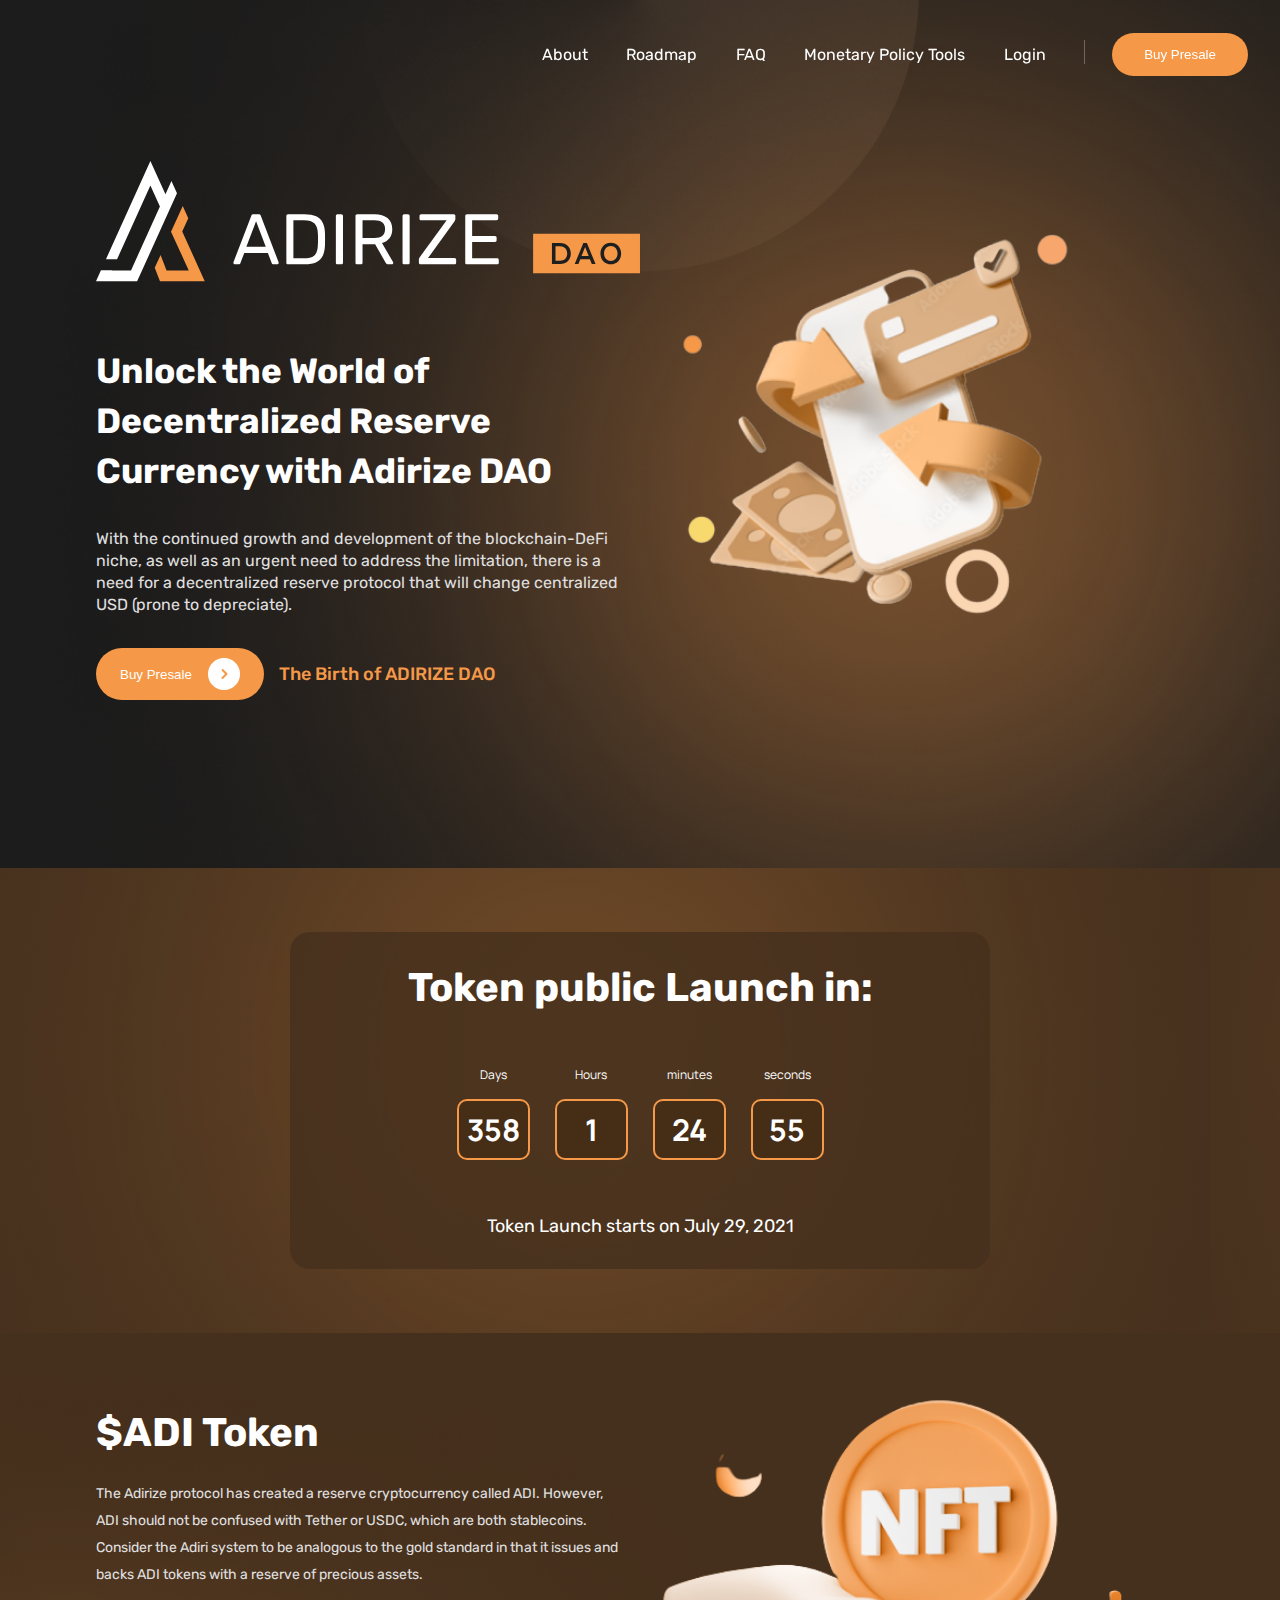
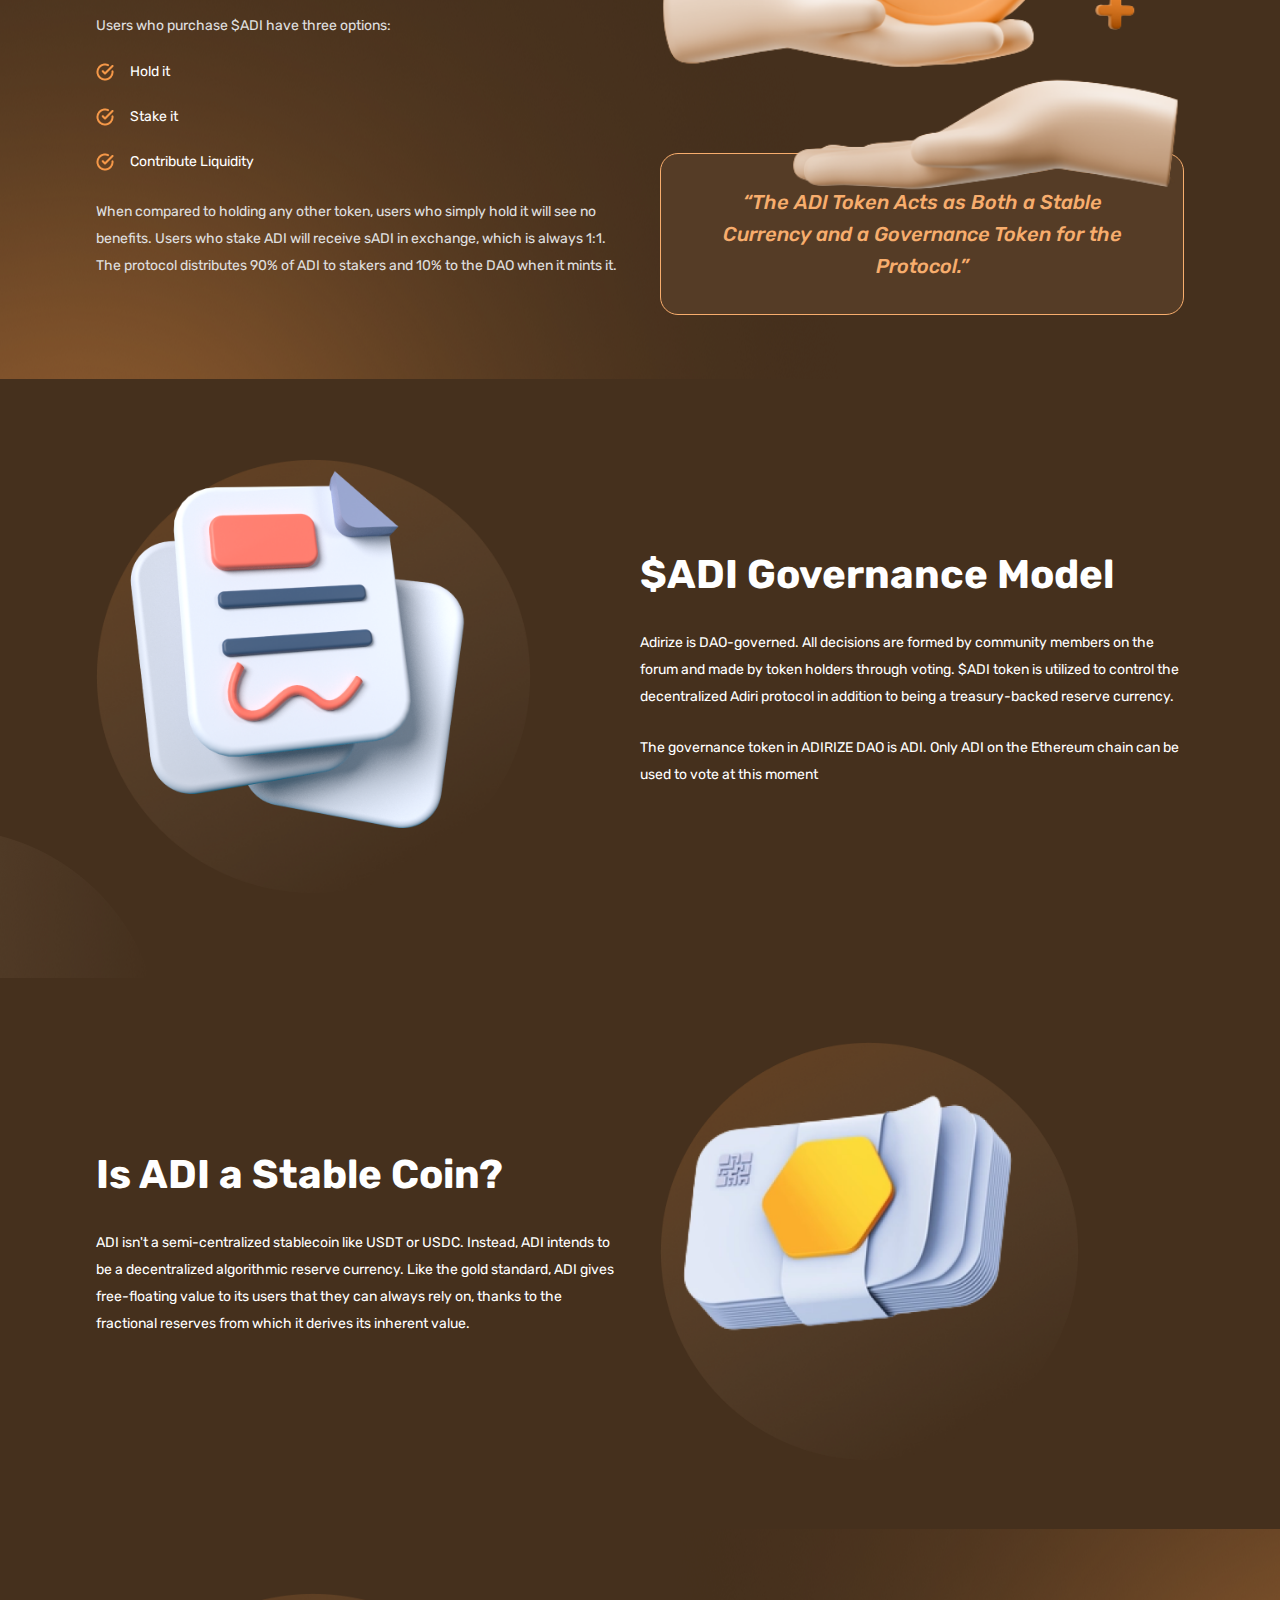
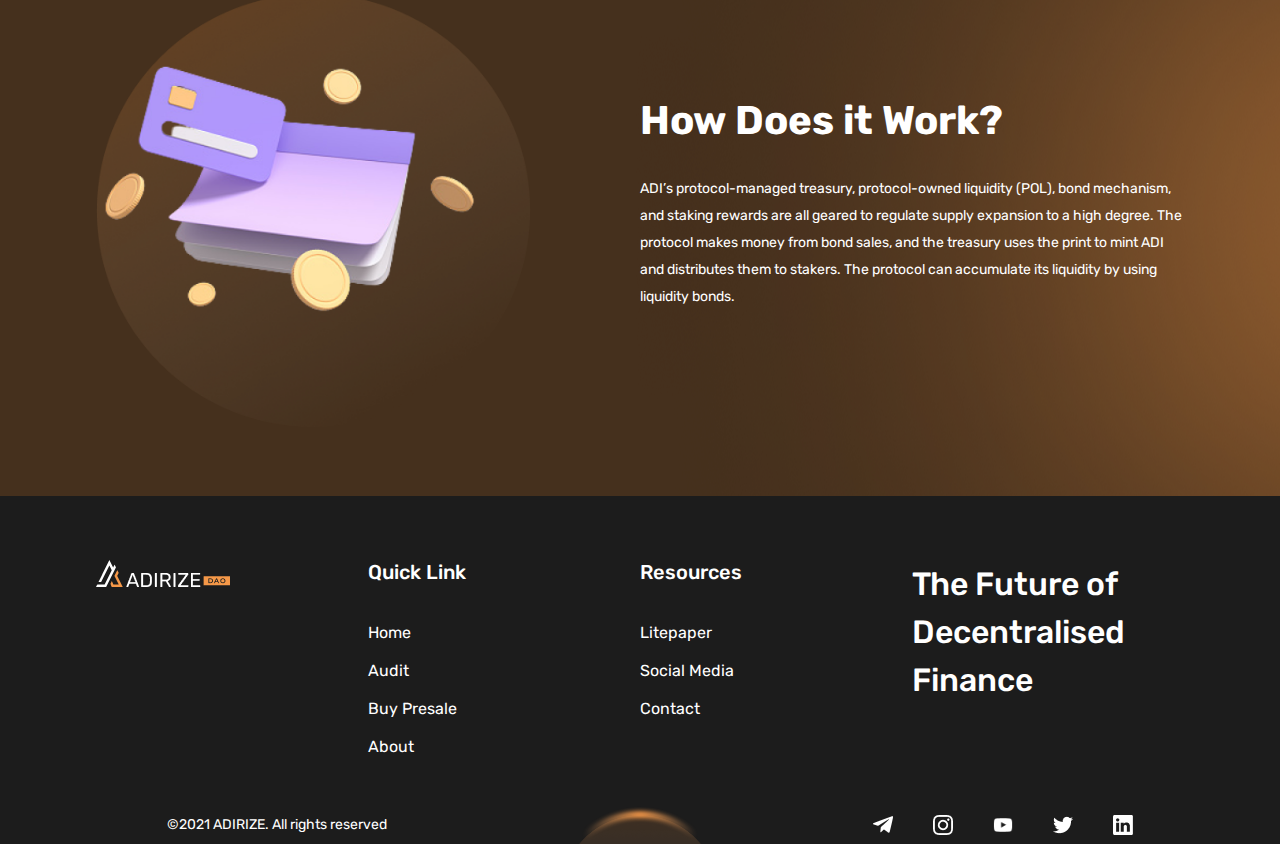
<file: index.html>
<!DOCTYPE html>
<html lang="en">
<head>
    <meta charset="UTF-8">
    <meta http-equiv="X-UA-Compatible" content="IE=edge">
    <meta name="viewport" content="width=device-width, initial-scale=1.0">
    <meta property="og:type" content="website" />
    <meta name="description" content=" Unlock the World of
    Decentralized Reserve Currency
    with Adirize DAO" />
    <meta
      name="og:title"
      content="Adirize &#8211;  Unlock the World of
      Decentralized Reserve Currency
      with Adirize DAO"
    />
    <meta property="og:description" content="Unlock the World of
    Decentralized Reserve Currency
    with Adirize DAO" />
    <meta property="og:url" content="http://www.google.com/search?q=" />
    <meta property="og:image" content="" />
    <meta property="og:site_name" content="Adirize" />
    <meta property="og:image" content="img/favicon" />
    <meta property="og:image:width" content="1023" />
    <meta property="og:image:height" content="672" />
    <meta property="og:image:alt" content="Adirize" />
    <meta name="twitter:description" content="Unlock the World of
    Decentralized Reserve Currency
    with Adirize DAO" />
    <link rel="apple-touch-icon" href="img/favicon" />
    <link rel="stylesheet" href="styles/globalstyle.css">
    <link rel="stylesheet" href="styles/home.css">
    <link
      rel="icon"
      type="image/x-icon"
      href="img/favicon.png"
      alt="Petrousus"
    />
    <title>Home</title>
</head>
<body>
    <header>
        <div class="container">
            <nav>
                <ul class="nav-links">
                    <div class="logo-hide">
                        <img src="img/footer-logo.png" alt="ADIRIZE DAO">
                    </div>
                    <li><a href = "">About</a></li>
                    <li><a href = "roadmap.html">Roadmap</a></li>
                    <li><a href = "faq.html">FAQ</a></li>
                    <li><a href = "monetaryPolicy.html">Monetary Policy Tools</a></li>
                    <li><a href = "">Login</a></li>
                    <li><img src="img/Divider.png" alt="Divider" class="divider"></li>
                    <button class="btn hide-1">
                        Buy Presale
                    </button>
                </ul>
                <button class="btn hide">
                    Buy Presale
                </button>

                <div class="burger">
                    <div class="line-1 line"></div>
                    <div class="line-2 line"></div>
                    <div class="line-3 line"></div>
                </div>
            </nav>
        </div>

        <div class="showcase">
            <div class="container grid">
                <div class="showcase-text">
                    <div class="logo">
                        <img src="img/logo.svg" alt="ADIRIZE DAO">
                    </div>
                    <h1>
                        Unlock the World of
                        Decentralized Reserve Currency
                        with Adirize DAO
                    </h1>
                    <p>
                        With the continued growth and development of the blockchain-DeFi niche, 
                        as well as an urgent need to address the limitation, there is a need for a 
                        decentralized reserve protocol that will change centralized USD (prone to depreciate).
                    </p>
                    <div class="cta">
                        <div class="cta-btn">
                            <button class="btn">Buy Presale <img src="img/Arrow Right.png" alt=""></button>
                        </div>
                        <div class="cta-text">
                            <h2>The Birth of ADIRIZE DAO</h2>
                        </div>
                    </div>
                </div>

                <div class="showcase-img">
                    <img src="img/showcase-img.png" alt="">
                </div>
                
            </div>
        </div>
    </header>

    <section class="countdown">
        <div class="container">
            <div class="countdown-container">
                <h1>Token public Launch in:</h1>
                <div class="countdown-timer">
                    <div class="days">
                    <p class="days-indc">Days</p>
                    <h2 class="day">12</h2>
                    </div>
                    <div class="hours">
                    <p class="hours-indc">Hours</p>
                    <h2 class="hour">06</h2>
                    </div>
                    <div class="minutes">
                    <p class="minutes-indc">minutes</p>
                    <h2 class="minute">30</h2>
                    </div>
                    <div class="seconds">
                    <p class="seconds-indc">seconds</p>
                    <h2 class="second">39</h2>
                    </div>
                </div>
                <h3>Token Launch starts on July 29, 2021</h3>
            </div>
        </div>
    </section>

    <section class="token">
        <div class="container grid">
            <div class="token-text">
                <h1>$ADI Token</h1>
                <p>
                    The Adirize protocol has created a reserve cryptocurrency called ADI. However, ADI should not be
                    confused with Tether or USDC, which are both stablecoins. Consider the Adiri system to be
                    analogous to the gold standard in that it issues and backs ADI tokens with a reserve of precious
                    assets.
                </p>
                <p>
                    Users who purchase $ADI have three options:
                </p>
                <ul>
                    <li><img src="img/feather_check-circle.png" alt=""> Hold it</li>
                    <li><img src="img/feather_check-circle.png" alt=""> Stake it</li>
                    <li><img src="img/feather_check-circle.png" alt="">Contribute Liquidity</li>
                </ul>
                <p>
                    When compared to holding any other token, users who simply hold it will see no benefits. Users
                    who stake ADI will receive sADI in exchange, which is always 1:1. The protocol distributes 90%
                    of ADI to stakers and 10% to the DAO when it mints it.
                </p>
            </div>
            <div class="token-img">
                <img src="img/token-img.png" alt="">
                <h1>
                    “The ADI Token Acts as Both a Stable Currency and a
                    Governance Token for the Protocol.”
                </h1>
            </div>
        </div>
    </section>

    <section class="governance">
        <div class="container grid">
            <div class="governance-img">
                <img src="img/governance-img.png" alt="" class="img">
                <img src="img/o.png" alt="" class="eclipes">
            </div>
            <div class="governance-text">
                <h1>$ADI Governance Model</h1>
                <p>
                    Adirize is DAO-governed. All decisions are formed by community members on the forum and
                    made by token holders through voting. $ADI token is utilized to control the decentralized Adiri
                    protocol in addition to being a treasury-backed reserve currency.
                </p>
                <p>
                    The governance token in ADIRIZE DAO is ADI. Only ADI on the Ethereum chain can be used to
                    vote at this moment
                </p>
            </div>
        </div>
    </section>

    <section class="stable-coin">
        <div class="container flex">
            <div class="stable-text">
                <h1>Is ADI a Stable Coin?</h1>
                <p>
                    ADI isn't a semi-centralized stablecoin like USDT or USDC. Instead, 
                    ADI intends to be a decentralized algorithmic reserve currency. 
                    Like the gold standard, ADI gives free-floating value to its users 
                    that they can always rely on, thanks to the fractional reserves from which 
                    it derives its inherent value. 
                </p>
            </div>

            <div class="stable-img">
                <img src="img/business-document 1.png" alt="" class="img">
                <img src="img/o.png" alt="" class="eclipes">
            </div>
        </div>
    </section>

    <section class="work">
        <div class="container grid">
            <div class="work-img">
                <img src="img/business-document 2.png" alt="" class="img">
                <img src="img/o.png" alt="" class="eclipes">
            </div>
            <div class="work-text">
                <h1>How Does it Work?</h1>
                <p>
                    ADI’s protocol-managed treasury, protocol-owned liquidity (POL), 
                    bond mechanism, and staking rewards are all geared to regulate supply 
                    expansion to a high degree. The protocol makes money from bond sales, 
                    and the treasury uses the print to mint ADI and distributes them to stakers. 
                    The protocol can accumulate its liquidity by using liquidity bonds.
                </p> 
            </div>
        </div>
    </section>

    <footer>
        <div class="container container-grid">
            <div class="row-1 grid">
                <div class="logo">
                    <a href="index.html"><img src="img/footer-logo.png" alt=""></a>
                </div>
                <div class="quick-link">
                    <h1>Quick Link</h1>
                    <ul class="footer-navlinks">
                        <li><a href="">Home</a></li>
                        <li><a href="">Audit</a></li>
                        <li><a href="">Buy Presale</a></li>
                        <li><a href="">About</a></li>
                    </ul>
                </div>

                <div class="resources">
                    <h1>Resources</h1>
                    <ul class="footer-navlinks">
                        <li><a href="">Litepaper</a></li>
                        <li><a href="">Social Media</a></li>
                        <li><a href="">Contact</a></li>
                    </ul>
                </div>

                <div class="aside">
                    <h1>
                        The Future of Decentralised Finance
                    </h1>
                </div>
            </div>
            <div class="row-2 grid">
                <p>©2021 ADIRIZE. All rights reserved</p>
                <img src="img/footer-ellipse.png" alt="">
                <div class="socials">
                    <a href="https://t.me/AdirizeDAO_Official">
                        <img src="img/socials/Vector.png" alt="">
                    </a>
                    <img src="img/socials/Vector-1.png" alt="">
                    <img src="img/socials/Vector-2.png" alt="">
                    <a href="https://twitter.com/AdirizeDAO">
                        <img src="img/socials/Vector-3.png" alt="">
                    </a>
                    <img src="img/socials/Vector-4.png" alt="">
                </div>
            </div>
        </div>
    </footer>
    <!-- Global site tag (gtag.js) - Google Analytics -->
    <script async src="https://www.googletagmanager.com/gtag/js?id=UA-234197699-8"></script>
    <script>
    window.dataLayer = window.dataLayer || [];
    function gtag(){dataLayer.push(arguments);}
    gtag('js', new Date());

    gtag('config', 'UA-234197699-8');
    </script>
    <script src="app.js"></script>
    <script src="countdown.js"></script>
</body>
</html>
</file>
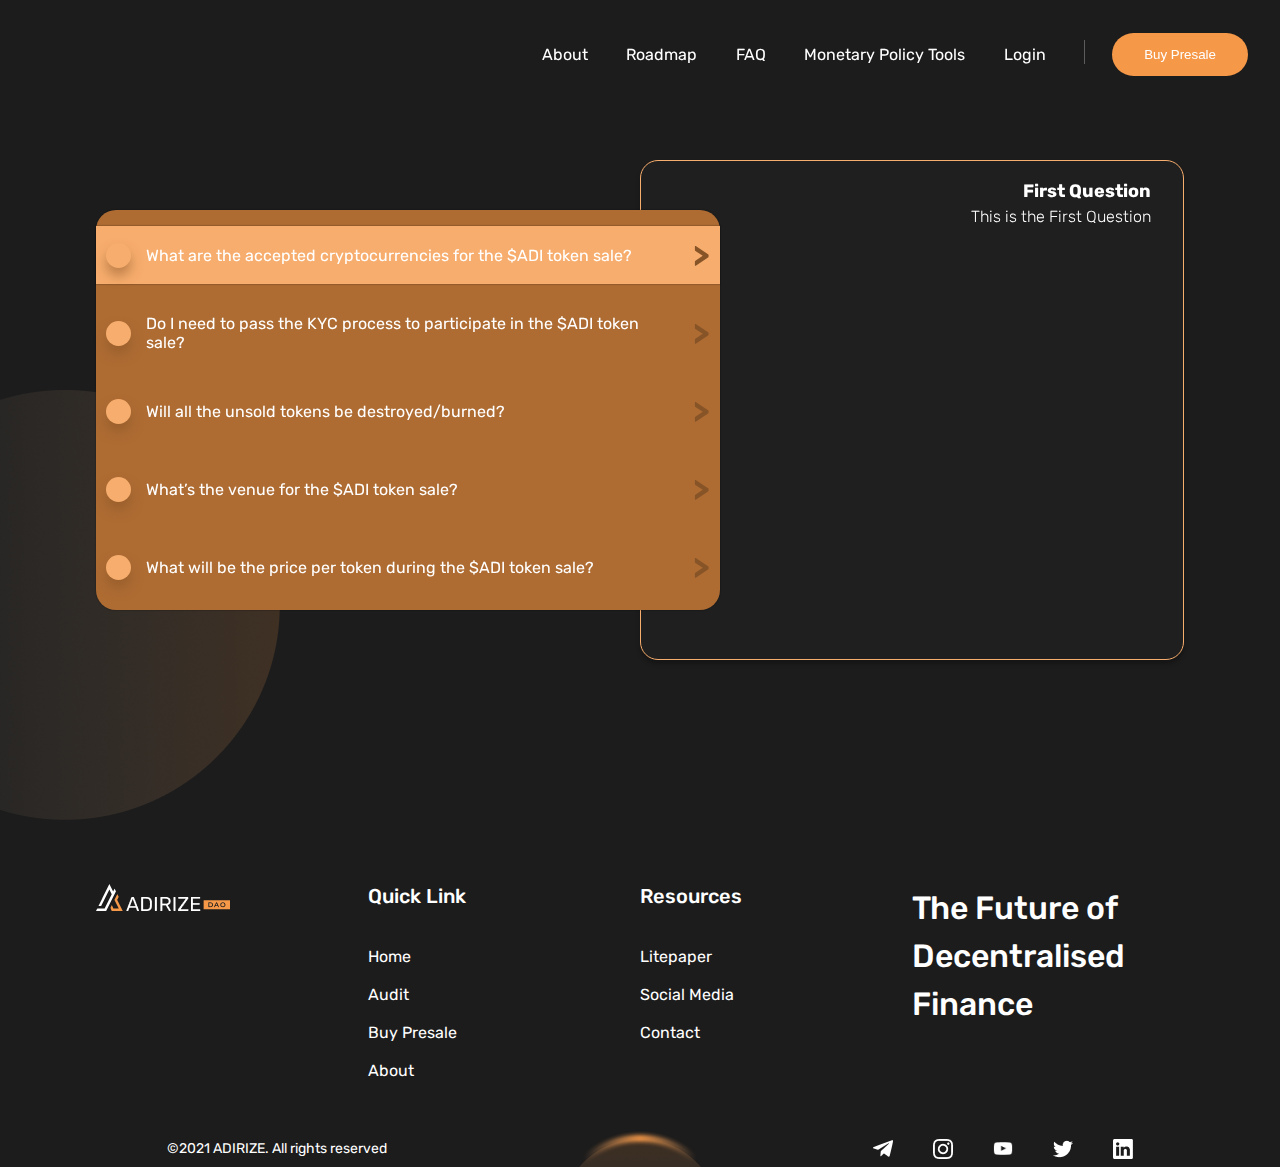
<file: faq.html>
<!DOCTYPE html>
<html lang="en">
<head>
    <meta charset="UTF-8">
    <meta http-equiv="X-UA-Compatible" content="IE=edge">
    <meta name="viewport" content="width=device-width, initial-scale=1.0">
    <meta property="og:type" content="website" />
    <meta
      name="description"
      content="Frequently Asked Questions"
    />
    <meta name="og:title" content="Adirize &#8211; Frequently Asked Questions" />
    <meta
      property="og:description"
      content=" Frequently Asked Questions"
    />
    <link rel="stylesheet" href="styles/globalstyle.css">
    <link rel="stylesheet" href="styles/faq.css">
    <title>Frequently Asked Questions</title>
    <link
      rel="icon"
      type="image/x-icon"
      href="img/favicon.png"
      alt="Petrousus"
    />
</head>
<body>
    <header>
        <div class="container">
            <nav>
                <ul class="nav-links">
                    <div class="logo-hide">
                        <a href="index.html"><img src="img/footer-logo.png" alt=""></a>
                    </div>
                    <li><a href = "">About</a></li>
                    <li><a href = "roadmap.html">Roadmap</a></li>
                    <li><a href = "faq.html">FAQ</a></li>
                    <li><a href = "monetaryPolicy.html">Monetary Policy Tools</a></li>
                    <li><a href = "">Login</a></li>
                    <li><img src="img/Divider.png" alt="Divider" class="divider"></li>
                    <button class="btn hide-1">
                        Buy Presale
                    </button>
                </ul>
                <button class="btn hide">
                    Buy Presale
                </button>

                <div class="burger">
                    <div class="line-1 line"></div>
                    <div class="line-2 line"></div>
                    <div class="line-3 line"></div>
                </div>
            </nav>
        </div>
    </header>

    <section class="faq">
        <div class="container grid">
            <ul class="tabs">
                <li data-tab-target="#tab-1" class="active tab">
                   <div class="circle"></div> What are the accepted cryptocurrencies for the $ADI token sale? <h1>></h1>
                </li>
                <li data-tab-target="#tab-2" class="tab">
                    <div class="circle"></div> Do I need to pass the KYC process to participate in the $ADI token sale? <h1>></h1>
                </li>
                <li data-tab-target="#tab-3" class="tab">
                    <div class="circle"></div> Will all the unsold tokens be destroyed/burned? <h1>></h1>
                </li>
                <li data-tab-target="#tab-4" class="tab">
                    <div class="circle"></div> What’s the venue for the $ADI token sale? <h1>></h1>
                </li>
                <li data-tab-target="#tab-5" class="tab">
                    <div class="circle"></div> What will be the price per token during the $ADI token sale? <h1>></h1>
                </li>
            </ul>
        
            <div class="tab-content">
                <div id="tab-1" data-tab-content class="active">
                    <h1>First Question</h1>
                    <p>This is the First Question</p>
                </div>
                <div id="tab-2" data-tab-content>
                    <h1>Second Question</h1>
                    <p>This is the Second Question</p>
                </div>
                <div id="tab-3" data-tab-content>
                    <h1>Third Question</h1>
                    <p>This is the Third Question</p>
                </div>
                <div id="tab-4" data-tab-content>
                    <h1>Fourth Question</h1>
                    <p>This is the Fourth Question</p>
                </div>
                <div id="tab-5" data-tab-content>
                    <h1>Fifth Question</h1>
                    <p>This is the Fifth Question</p>
                </div>
            </div>
        </div>
    </section>

    <footer>
        <div class="container container-grid">
            <div class="row-1 grid">
                <div class="logo">
                    <a href="index.html"><img src="img/footer-logo.png" alt=""></a>
                </div>
                <div class="quick-link">
                    <h1>Quick Link</h1>
                    <ul class="footer-navlinks">
                        <li><a href="">Home</a></li>
                        <li><a href="">Audit</a></li>
                        <li><a href="">Buy Presale</a></li>
                        <li><a href="">About</a></li>
                    </ul>
                </div>

                <div class="resources">
                    <h1>Resources</h1>
                    <ul class="footer-navlinks">
                        <li><a href="">Litepaper</a></li>
                        <li><a href="">Social Media</a></li>
                        <li><a href="">Contact</a></li>
                    </ul>
                </div>

                <div class="aside">
                    <h1>
                        The Future of Decentralised Finance
                    </h1>
                </div>
            </div>
            <div class="row-2 grid">
                <p>©2021 ADIRIZE. All rights reserved</p>
                <img src="img/footer-ellipse.png" alt="">
                <div class="socials">
                    <a href="https://t.me/AdirizeDAO_Official">
                        <img src="img/socials/Vector.png" alt="">
                    </a>
                    <img src="img/socials/Vector-1.png" alt="">
                    <img src="img/socials/Vector-2.png" alt="">
                    <a href="Vector.png">
                        <img src="img/socials/Vector-3.png" alt="">
                    </a>
                    <img src="img/socials/Vector-4.png" alt="">
                </div>
            </div>
        </div>
    </footer>
    <!-- Global site tag (gtag.js) - Google Analytics -->
    <script async src="https://www.googletagmanager.com/gtag/js?id=UA-234197699-8"></script>
    <script>
    window.dataLayer = window.dataLayer || [];
    function gtag(){dataLayer.push(arguments);}
    gtag('js', new Date());

    gtag('config', 'UA-234197699-8');
    </script>
    <script src="app.js"></script>
</body>
</html>
</file>
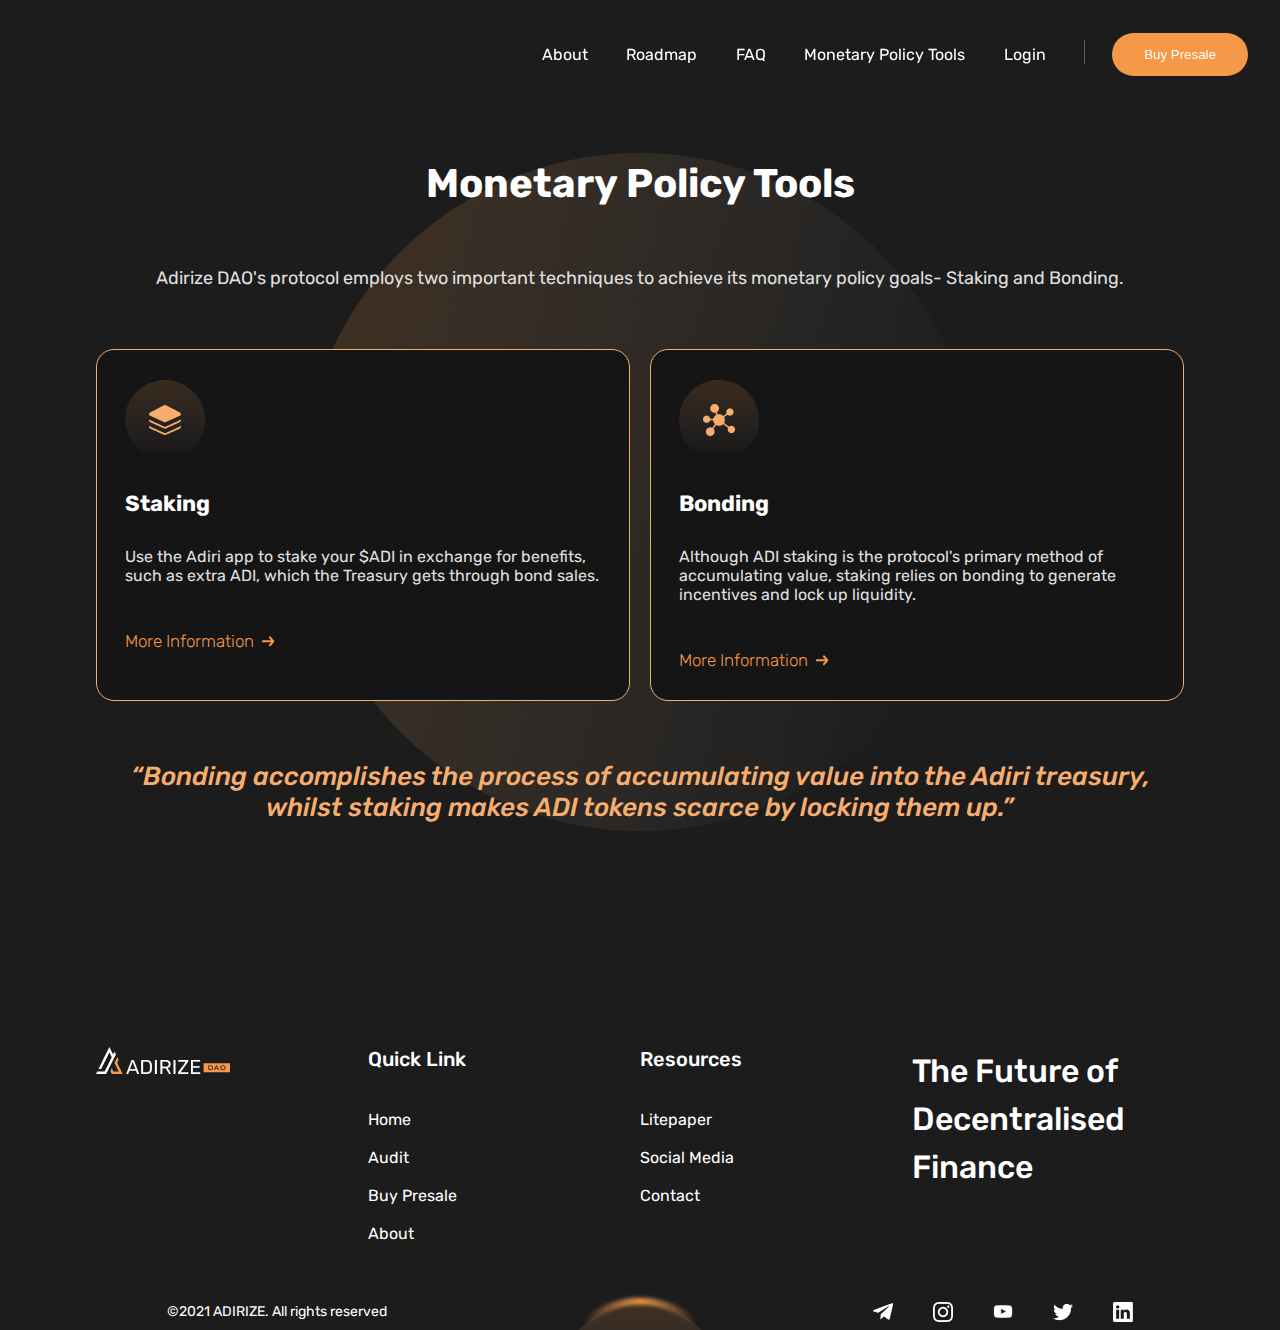
<file: monetaryPolicy.html>
<!DOCTYPE html>
<html lang="en">
<head>
    <meta charset="UTF-8">
    <meta http-equiv="X-UA-Compatible" content="IE=edge">
    <meta name="viewport" content="width=device-width, initial-scale=1.0">
    <meta property="og:type" content="website" />
    <meta
      name="description"
      content=" Adirize DAO's protocol employs two important techniques to achieve its monetary policy goals-
      Staking and Bonding."
    />
    <meta name="og:title" content="Adirize &#8211; Monetary Policy" />
    <meta
      property="og:description"
      content=" Use the Adiri app to stake your $ADI in exchange for benefits, such as extra ADI, which the
      Treasury gets through bond sales.
      Although ADI staking is the protocol's primary method of accumulating value, staking relies on
      bonding to generate incentives and lock up liquidity."
    />
    <link rel="stylesheet" href="/styles/globalstyle.css">
    <link rel="stylesheet" href="/styles/monetarypolicy.css">
    <title>Monetary Policy Tools</title>
    <link
      rel="icon"
      type="image/x-icon"
      href="img/favicon.png"
      alt="Petrousus"
    />
</head>
<body>
    <header>
        <div class="container">
            <nav>
                <ul class="nav-links">
                    <div class="logo-hide">
                        <a href="index.html"><img src="img/footer-logo.png" alt=""></a>
                    </div>
                    <li><a href = "">About</a></li>
                    <li><a href = "roadmap.html">Roadmap</a></li>
                    <li><a href = "faq.html">FAQ</a></li>
                    <li><a href = "monetaryPolicy.html">Monetary Policy Tools</a></li>
                    <li><a href = "">Login</a></li>
                    <li><img src="img/Divider.png" alt="Divider" class="divider"></li>
                    <button class="btn hide-1">
                        Buy Presale
                    </button>
                </ul>
                <button class="btn hide">
                    Buy Presale
                </button>

                <div class="burger">
                    <div class="line-1 line"></div>
                    <div class="line-2 line"></div>
                    <div class="line-3 line"></div>
                </div>
            </nav>
        </div>
    </header>

    <section class="monetary">
        <div class="container flex">
            <h1>Monetary Policy Tools</h1>
            <p>
                Adirize DAO's protocol employs two important techniques to achieve its monetary policy goals-
                Staking and Bonding.
            </p>
            <div class="cards">
                <div class="card card-1">
                    <img src="img/staking.png" alt="">
                    <h1>Staking</h1>
                    <p>
                        Use the Adiri app to stake your $ADI in exchange for benefits, such as extra ADI, which the
                        Treasury gets through bond sales.
                    </p>
                    <h3>More Information <img src="img/arrow.png" alt="" class="arrow"></h3>
                </div>
                <div class="card card-2">
                    <img src="img/bonding.png" alt="">
                    <h1>Bonding</h1>
                    <p>
                        Although ADI staking is the protocol's primary method of accumulating value, staking relies on
                        bonding to generate incentives and lock up liquidity.
                    </p>
                    <h3>More Information <img src="img/arrow.png" alt="" class="arrow"></h3>
                </div>
            </div>
            <h2>
                “Bonding accomplishes the process of accumulating value into
                the Adiri treasury, whilst staking makes ADI tokens scarce by
                locking them up.”
            </h2>
        </div>
    </section>

    <footer>
        <div class="container container-grid">
            <div class="row-1 grid">
                <div class="logo">
                    <a href="index.html"><img src="img/footer-logo.png" alt=""></a>
                </div>
                <div class="quick-link">
                    <h1>Quick Link</h1>
                    <ul class="footer-navlinks">
                        <li><a href="">Home</a></li>
                        <li><a href="">Audit</a></li>
                        <li><a href="">Buy Presale</a></li>
                        <li><a href="">About</a></li>
                    </ul>
                </div>

                <div class="resources">
                    <h1>Resources</h1>
                    <ul class="footer-navlinks">
                        <li><a href="">Litepaper</a></li>
                        <li><a href="">Social Media</a></li>
                        <li><a href="">Contact</a></li>
                    </ul>
                </div>

                <div class="aside">
                    <h1>
                        The Future of Decentralised Finance
                    </h1>
                </div>
            </div>
            <div class="row-2 grid">
                <p>©2021 ADIRIZE. All rights reserved</p>
                <img src="img/footer-ellipse.png" alt="">
                <div class="socials">
                    <a href="https://t.me/AdirizeDAO_Official">
                        <img src="img/socials/Vector.png" alt="">
                    </a>
                    <img src="img/socials/Vector-1.png" alt="">
                    <img src="img/socials/Vector-2.png" alt="">
                    <a href="Vector.png">
                        <img src="img/socials/Vector-3.png" alt="">
                    </a>
                    <img src="img/socials/Vector-4.png" alt="">
                </div>
            </div>
        </div>
    </footer>
    
    <!-- Global site tag (gtag.js) - Google Analytics -->
    <script async src="https://www.googletagmanager.com/gtag/js?id=UA-234197699-8"></script>
    <script>
    window.dataLayer = window.dataLayer || [];
    function gtag(){dataLayer.push(arguments);}
    gtag('js', new Date());

    gtag('config', 'UA-234197699-8');
    </script>
    <script src="app.js"></script>
</body>
</html>
</file>
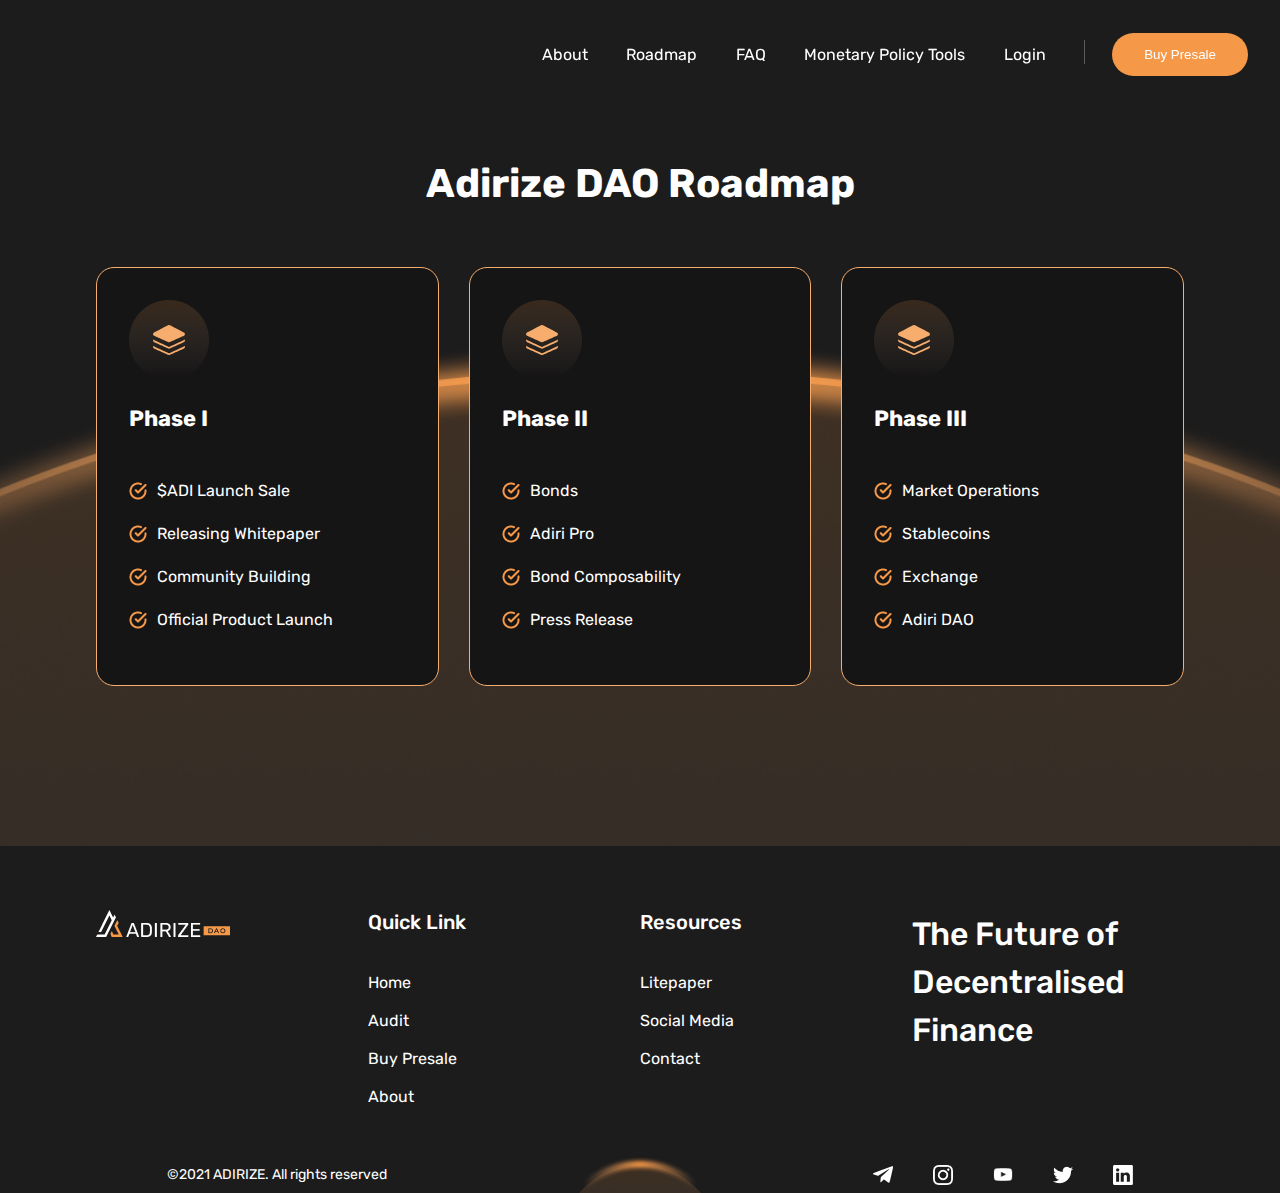
<file: roadmap.html>
<!DOCTYPE html>
<html lang="en">
<head>
    <meta charset="UTF-8">
    <meta http-equiv="X-UA-Compatible" content="IE=edge">
    <meta name="viewport" content="width=device-width, initial-scale=1.0">
    <meta property="og:type" content="website" />
    <meta
      name="description"
      content="Roadmap"
    />
    <meta name="og:title" content="Adirize &#8211; Roadmap" />
    <meta
      property="og:description"
      content="Roadmap"
    />
    <link rel="stylesheet" href="styles/globalstyle.css">
    <link rel="stylesheet" href="styles/roadmap.css">
    <title>Adirize DAO Roadmap</title>
</head>
<body>
    <header>
        <div class="container">
            <nav>
                <ul class="nav-links">
                    <div class="logo-hide">
                        <a href="index.html"><img src="img/footer-logo.png" alt=""></a>
                    </div>
                    <li><a href = "">About</a></li>
                    <li><a href = "roadmap.html">Roadmap</a></li>
                    <li><a href = "faq.html">FAQ</a></li>
                    <li><a href = "monetaryPolicy.html">Monetary Policy Tools</a></li>
                    <li><a href = "">Login</a></li>
                    <li><img src="img/Divider.png" alt="Divider" class="divider"></li>
                    <button class="btn hide-1">
                        Buy Presale
                    </button>
                </ul>
                <button class="btn hide">
                    Buy Presale
                </button>

                <div class="burger">
                    <div class="line-1 line"></div>
                    <div class="line-2 line"></div>
                    <div class="line-3 line"></div>
                </div>
            </nav>
        </div>
    </header>

    <section class="roadmap">
        <div class="container">
            <h1>Adirize DAO Roadmap</h1>
            <div class="cards">
                <div class="card card-1">
                    <img src="img/staking.png" alt="">
                    <h2>Phase I</h2>
                    <ul>
                        <li><img src="img/feather_check-circle.png" alt=""> $ADI Launch Sale</li>
                        <li><img src="img/feather_check-circle.png" alt=""> Releasing Whitepaper</li>
                        <li><img src="img/feather_check-circle.png" alt=""> Community Building</li>
                        <li><img src="img/feather_check-circle.png" alt=""> Official Product Launch</li>
                    </ul>
                </div>
                <div class="card card-2">
                    <img src="img/staking.png" alt="">
                    <h2>Phase II</h2>
                    <ul>
                        <li><img src="img/feather_check-circle.png" alt=""> Bonds</li>
                        <li><img src="img/feather_check-circle.png" alt=""> Adiri Pro</li>
                        <li><img src="img/feather_check-circle.png" alt=""> Bond Composability</li>
                        <li><img src="img/feather_check-circle.png" alt=""> Press Release</li>
                    </ul>
                </div>
                <div class="card card-3">
                    <img src="img/staking.png" alt="">
                    <h2>Phase III</h2>
                    <ul>
                        <li><img src="img/feather_check-circle.png" alt=""> Market Operations</li>
                        <li><img src="img/feather_check-circle.png" alt=""> Stablecoins</li>
                        <li><img src="img/feather_check-circle.png" alt=""> Exchange</li>
                        <li><img src="img/feather_check-circle.png" alt=""> Adiri DAO</li>
                    </ul>
                </div>
            </div>
        </div>
    </section>

    <footer>
        <div class="container container-grid">
            <div class="row-1 grid">
                <div class="logo">
                    <a href="index.html"><img src="img/footer-logo.png" alt=""></a>
                </div>
                <div class="quick-link">
                    <h1>Quick Link</h1>
                    <ul class="footer-navlinks">
                        <li><a href="">Home</a></li>
                        <li><a href="">Audit</a></li>
                        <li><a href="">Buy Presale</a></li>
                        <li><a href="">About</a></li>
                    </ul>
                </div>

                <div class="resources">
                    <h1>Resources</h1>
                    <ul class="footer-navlinks">
                        <li><a href="">Litepaper</a></li>
                        <li><a href="">Social Media</a></li>
                        <li><a href="">Contact</a></li>
                    </ul>
                </div>

                <div class="aside">
                    <h1>
                        The Future of Decentralised Finance
                    </h1>
                </div>
            </div>
            <div class="row-2 grid">
                <p>©2021 ADIRIZE. All rights reserved</p>
                <img src="img/footer-ellipse.png" alt="">
                <div class="socials">
                    <a href="https://t.me/AdirizeDAO_Official">
                        <img src="img/socials/Vector.png" alt="">
                    </a>
                    <img src="img/socials/Vector-1.png" alt="">
                    <img src="img/socials/Vector-2.png" alt="">
                    <a href="Vector.png">
                        <img src="img/socials/Vector-3.png" alt="">
                    </a>
                    <img src="img/socials/Vector-4.png" alt="">
                </div>
            </div>
        </div>
    </footer>

    <!-- Global site tag (gtag.js) - Google Analytics -->
    <script async src="https://www.googletagmanager.com/gtag/js?id=UA-234197699-8"></script>
    <script>
    window.dataLayer = window.dataLayer || [];
    function gtag(){dataLayer.push(arguments);}
    gtag('js', new Date());

    gtag('config', 'UA-234197699-8');
    </script>
    <script src="app.js"></script>
</body>
</html>
</file>
<file: styles/globalstyle.css>
@import url('https://fonts.googleapis.com/css2?family=Rubik:ital,wght@0,300;0,400;0,500;0,600;0,700;0,800;0,900;1,300;1,400;1,500;1,600;1,700;1,800&display=swap');
@import url('https://fonts.googleapis.com/css2?family=Manrope:wght@200;300;400;500;600;700;800&display=swap');

* {
    margin: 0;
    padding: 0;
    box-sizing: border-box;
}

body {
    font-family: 'Rubik', sans-serif;
}

.container {
    width: 85%;
    margin: 0 auto;
}

.scrolled {
    background-color: #1C1C1C;
}
  
.scrolled li a {
    color: #fff;
}

.hide-1 {
    display: none;
}

.logo-hide {
    display: none;
}

nav {
    display: flex;
    align-items: center;
    justify-content: flex-end;
    height: 12vh;
    padding: 0 2rem;
    position: fixed;
    top: 0;
    left: 0;
    z-index: 2;
    width: 100%;
    transition: background-color 300ms linear;
}

.nav-links {
    display: flex;
    align-items: center;
    justify-content: center;
}

.nav-links li {
    margin: 0 1.2rem;
    list-style: none;
}

.nav-links li a {
    font-weight: 400;
    font-size: 16px;
    text-decoration: none;
    color: #fff;
}

.divider {
    margin-right: .5rem;
}

nav .btn {
    padding: 14px 32px;
    border: 0;
    border-radius: 32px;
    background: #F59848;
    color: #fff;
    cursor: pointer;
}

.burger {
    cursor: pointer;
    display: none;
}
  
.line {
    height: 3px;
    width: 25px;
    background: #AE6C33;
    margin: 0.3rem 0;
}

footer {
    background: #1C1C1C;
    padding-top: 4rem;
    /* margin-top: 18rem; */
}

footer .container-grid {
    display: grid;
    grid-template-columns: 1fr;
    gap: 40px;
}

.row-1 {
    display: grid;
    grid-template-columns: repeat(4, 1fr);
}

.row-1 h1 {
    color: #fff;
    font-weight: 500;
    font-size: 20px;
    margin-bottom: 30px;
}

.footer-navlinks li {
    list-style: none;
}

.footer-navlinks li a {
    color: #fff;
    font-weight: 400;
    font-size: 16px;
    line-height: 38px;
    text-decoration: none;
}

.aside h1 {
    font-size: 32px;
    font-weight: 500;
    line-height: 48px;
}

.row-2 {
    display: grid;
    grid-template-columns: repeat(3, 1fr);
    place-items: center;
}

.row-2 a {
    display: flex;
    align-items: center;
    justify-content: center;
    width: 100%;
}

.row-2 img {
    width: 50%;
}

.row-2 p {
    font-size: 14px;
    color: #fff;
    font-weight: 400;
    letter-spacing: 1%;
}

.socials {
    display: grid;
    grid-template-columns: repeat(5, 1fr);
    gap: 20px;
    place-items: center;
}

@media (max-width: 1150px) {
    .row-1 {
        grid-template-columns: 1fr;
        gap: 50px;
    }

    .row-2 {
        grid-template-columns: 1fr;
        gap: 50px;
        place-items: baseline;
    }

    .row-2 img {
        order: 1;
    }
}

@media (max-width: 900px) {
    nav {
        height: 8vh;
    }

    .nav-links {
        position: fixed;
        height: 100%;
        background-color: #131a23;
        flex-direction: column;
        justify-content: center;
        align-items: flex-start;
        top: 0;
        left: 0;
        width: 100%;
        transform: translateX(100%);
        transition: 300ms linear;
    }

    .nav-links li {
        margin: 1rem;
    }

    .active {
        transform: translateX(0);
    }

    .hide {
        display: none;
    }

    .hide-1 {
        display: block;
    }

    .burger {
        display: block;
        position: fixed;
        right: 5%;
        z-index: 1;
    }

    .logo-hide {
        display: block;
        width: 50%;
    }

    .divider {
        display: none;
    }
}

@media (max-width: 800px) {
    .row-2 img {
        width: 70%;
    }
}
</file>
<file: styles/home.css>
header {
    background-image: url("/img/header-bg.png");
    background-position: center;
    background-repeat: no-repeat;
    background-size: cover;
    /* height: 100vh; */
}

.showcase {
    padding: 10rem 0;
    background-image: url("/img/showcase-blur.png");
    background-size: cover;
}

.showcase .logo {
    width: 100%;
}

.showcase .logo img {
    width: 100%;
}

.showcase .grid {
    display: grid;
    grid-template-columns: 1fr 1fr;
}

.showcase-img {
    width: 100%;
    /* background-image: url("/img/showcase-blur.png"); */
    /* background-size: cover; */
}

.showcase-img img {
    width: 100%;
}

.showcase h1 {
    font-size: 35px;
    line-height: 50px;
    font-weight: 700;
    color: #fff;
    margin: 2rem 0;
}

.showcase p {
    color: #E0E0E0;
    font-size: 16px;
    font-weight: 400;
    line-height: 22px;
}

.cta {
    margin-top: 2rem;
    display: flex;
    align-items: center;
    gap: 15px;
}

.cta-btn .btn {
    display: flex;
    align-items: center;
    justify-content: center;
    background: #F59848;
    border-radius: 32px;
    border: 0;
    padding: 10px 24px;
    color: #fff;
    cursor: pointer;
}

.cta-btn .btn img {
    margin-left: 1rem;
}

.cta-text h2 {
    color: #F59848;
    font-size: 18px;
    font-weight: 500;
}

section {
    background: #45301D;
    padding: 4rem 0;
}

.countdown {
    background-image: url("/img/countdown-blur.png");
}

.countdown-container {
    display: flex;
    flex-direction: column;
    align-items: center;
    justify-content: center;
    gap: 55px;
    background: #45301DCC;
    max-width: 700px;
    margin: 0 auto;
    border-radius: 20px;
    padding: 2rem 4rem;
}

.countdown-timer {
    display: grid;
    grid-template-columns: repeat(4, 1fr);
    gap: 25px;
}

.countdown-container h1 {
    font-weight: 700;
    font-size: 40px;
    color: #fff;
    text-align: center;
}

.countdown-timer p {
    font-family: 'Manrope', sans-serif;
    font-weight: 400;
    font-size: 12px;
    margin-bottom: 1rem;
    color: #fff;
    text-align: center;
}

.countdown-timer h2 {
    border: 2px solid #F59848;
    background: linear-gradient(0deg, #462D16, #462D16),
    linear-gradient(0deg, #F59848, #F59848);
    color: #fff;
    font-family: 'Manrope', sans-serif;
    font-weight: 700;
    font-size: 30px;
    text-align: center;
    border-radius: 10px;
    padding: .5rem;
}

.countdown-container h3 {
    font-size: 18px;
    font-weight: 400;
    color: #fff;
    text-align: center;
}

.token {
    background-image: url("/img/token-eclipse.png");
    background-repeat: no-repeat;
}

.token .grid {
    display: grid;
    grid-template-columns: repeat(2, 1fr);
    place-items: center;
    gap: 40px;
}

.token-text h1 {
    font-size: 40px;
    font-weight: 700;
    color: #fff;
}

.token-text p {
    color: #E0E0E0;
    font-weight: 400;
    font-size: 14px;
    line-height: 27px;
    margin: 1.5rem 0;
}

.token-img {
    width: 100%;
}

.token-img img {
    width: 100%;
}

.token-img h1 {
    background: linear-gradient(0deg, #553C26, #553C26),
    radial-gradient(100% 301.1% at 0% 0%, rgba(245, 152, 72, 0.25) 0%, rgba(245, 152, 72, 0) 100%);
    border: 1px solid #F7AD6D;
    border-radius: 18px;
    padding: 2rem 3rem;
    text-align: center;
    font-weight: 500;
    font-style: italic;
    font-size: 20px;
    line-height: 32px;
    color: #F7AD6D;
    margin-top: -23vh;
}


.token-text li {
    font-size: 14px;
    font-weight: 400;
    margin-bottom: 27px;
    color: #fff;
    list-style: none;
    display: flex;
    align-items: center;
}

.token-text li img {
    margin-right: 1rem;
}

.governance {
    background-image: url("/img/o-1.png");
    background-repeat: no-repeat;
    background-position: left 50vh;
    padding: 5rem 0;
}

.governance .grid {
    display: grid;
    grid-template-columns: repeat(2, 1fr);
    place-items: center;
}

.governance-img {
    width: 100%;
}

.img {
    position: absolute;
    width: 30%;
}

.eclipes {
    width: 80%;
}

.governance-text h1 {
    font-weight: 700;
    font-size: 40px;
    line-height: 60px;
    color: #fff;
}

.governance-text p {
    font-weight: 400;
    font-size: 14px;
    line-height: 27px;
    color: #fff;
    margin: 1.5rem 0;
}

.stable-coin .flex {
    display: grid;
    grid-template-columns: repeat(2, 1fr);
    place-items: center;
    gap: 40px;
}

.stable-img {
    width: 100%;
}

.stable-text h1 {
    font-weight: 700;
    font-size: 40px;
    line-height: 60px;
    color: #fff;
}

.stable-text p {
    font-weight: 400;
    font-size: 14px;
    line-height: 27px;
    color: #fff;
    margin: 1.5rem 0;
}

.work {
    background-image: url("/img/Ellipse\ 7.png");
    background-repeat: no-repeat;
    background-position: bottom;
    background-position: right;
    background-size: inherit;
}

.work .grid {
    display: grid;
    grid-template-columns: repeat(2, 1fr);
    place-items: center;
}

.work-img {
    width: 100%;
}

.work-text h1 {
    font-weight: 700;
    font-size: 40px;
    line-height: 60px;
    color: #fff;
}

.work-text p {
    font-weight: 400;
    font-size: 14px;
    line-height: 27px;
    color: #fff;
    margin: 1.5rem 0;
}

@media (max-width: 1000px) {
    .cta {
        flex-direction: column;
        align-items: flex-start;
    }
}

@media (max-width: 900px) {
    .showcase .grid {
        grid-template-columns: 1fr;
        gap: 50px;
    }

    .cta {
        flex-direction: row;
        align-items: center;
    }
}

@media (max-width: 850px) {
    .governance .grid, .token .grid, .work .grid {
        grid-template-columns: 1fr;
    }

    .stable-coin .flex {
        display: grid;
        grid-template-columns: 1fr;
    }

    .img {
        width: 60%;
    }

    .stable-img {
        order: -1;
    }
} 

@media (max-width: 500px) {
    .showcase {
        padding: 5rem 0;
    }

    .showcase-img {
        border-radius: 50%;
        background-image: url(/img/showcase-blur.png);
    }

    .showcase h1 {
        font-size: 20px;
        line-height: 30px;
    }

    .showcase p {
        font-size: 13px;
    }

    .cta {
        flex-direction: column;
        align-items: flex-start;
    }

    .cta-text h2 {
        font-size: 13px;
    }

    .countdown-container h1 {
        font-size: 20px;
    }

    .countdown-container h2 {
        font-size: 25px;
    }

    .token-text h1, .governance-text h1, .stable-text h1, .work-text h1 {
        font-size: 25px;
    }

    .token-img h1 {
        margin-top: -16vh;
    }
}
</file>
<file: styles/faq.css>
body {
    background-color: #1c1c1c;
}

.faq {
    padding: 10rem 0;
    background-image: url("/img/faq-bg.png");
    background-repeat: no-repeat;
    background-position: bottom;
}

.faq .grid {
    display: grid;
    grid-template-columns: repeat(2, 1fr);
    align-items: center;
}

.tabs li {
    display: flex;
    align-items: center;
    gap: 15px;
    color: #fff;
    font-size: 16px;
    font-weight: 400;
}

.tabs h1 {
    color: #875428;
    margin-left: auto;
}

[data-tab-content] {
    display: none;
}

.active[data-tab-content] {
display: block;
}

.tabs {
    display: flex;
    flex-direction: column;
    justify-content: space-around;
    background: #AE6C33;
    box-shadow: 0px 0px 1px 1px rgba(0, 0, 0, 0.15);
    border-radius: 20px;
    gap: 20px;
    margin-right: -5rem;
    z-index: 1;
    height: 400px;
    padding: 1rem 0;
}

.tab {
cursor: pointer;
padding: 10px;
}

.tab.active {
    background: #F7AD6D !important;
    box-shadow: 0px 0px 1px 1px rgba(0, 0, 0, 0.15);
    color: #fff;
}

.tab:hover {
    background: #F7AD6D;
    box-shadow: 0px 0px 1px 1px rgba(0, 0, 0, 0.15);
}

.circle.active {
    background: #b4aea8;
    box-shadow: 0px 8px 12px rgba(135, 84, 40, 0.3);
}

.tab-content {
    border: 1px solid #F7AD6D;
    text-align: right;
    padding: 1rem 2rem 1rem 1rem;
    background: #1F1F1F;
    box-shadow: 0px 4px 4px rgba(0, 0, 0, 0.25);
    backdrop-filter: blur(200px);
    /* Note: backdrop-filter has minimal browser support */
    border-radius: 18px;
    height: 500px;
    
}

.tab-content h1 {
    font-size: 18px;
    font-weight: 700;
    line-height: 28px;
    color: #fff;
}

.tab-content p {
    font-weight: 300;
    font-size: 16px;
    line-height: 24px;
    color: #fff;
}

.circle {
height: 25px;
width: 25px;
border-radius: 50%;
background: #F7AD6D;
box-shadow: 0px 8px 12px rgba(135, 84, 40, 0.5);
}

@media (max-width: 750px) {
    .faq .grid {
        grid-template-columns: 1fr;
        gap: 50px;
    }

    .tabs {
        max-width: 500px;
        margin: 0 auto;
    }

    .tab-content {
        text-align: center;
        height: auto;
    }
}

@media (max-width: 600px) {
    .faq {
        padding: 5rem 0;
    }

    .tabs li {
        font-size: 13px;
    }

    .tab-content h1 {
        font-size: 14px;
    }

    .tab-content p {
        font-size: 12px;
    }
}
</file>
<file: styles/monetarypolicy.css>
body {
    background-color: #1c1c1c;
}

.monetary {
    background-image: url("/img/o\ \(1\).png");
    background-repeat: no-repeat;
    background-position: center;
    padding: 10rem 0;
}

.monetary .flex {
    display: flex;
    flex-direction: column;
    gap: 60px;
}

.monetary h1 {
    font-size: 40px;
    font-weight: 700;
    color: #fff;
    text-align: center;
}

.monetary p {
    font-size: 18px;
    font-weight: 400;
    text-align: center;
    color: #E0E0E0;
}

.cards {
    display: grid;
    grid-template-columns: repeat(2, 1fr);
    gap: 20px;
}

.card {
    display: flex;
    flex-direction: column;
    align-items: flex-start;
    gap: 30px;
    background-color: #161515;
    border: 1px solid #F7AD6D;
    border-radius: 18px;
    padding: 30px 30px 30px 28px;
}

.cards h1 {
    font-size: 22px;
    font-weight: 700;
}

.card p {
    text-align: inherit !important;
    font-size: 16px;
    font-weight: 400;
    letter-spacing: 1%;
}

.card h3 {
    color: #F59848;
    font-size: 17px;
    font-weight: 300;   
    margin-top: 1rem;
    cursor: pointer;
}

.arrow {
    margin-left: .2rem;
    cursor: pointer;
}

.monetary h2 {
    color: #F7AD6D;
    font-size: 26px;
    font-weight: 500;
    font-style: italic;
    text-align: center;
}

@media (max-width: 650px) {
   .cards {
    grid-template-columns: 1fr;
   }
}

@media (max-width: 500px) {
    .monetary {
        padding: 5rem 0;
    }

    .monetary h1 {
        font-size: 25px;
    }

    .monetary h2 {
        font-size: 20px;
    }

    .monetary .flex {
        gap: 35px
    }
}
</file>
<file: styles/roadmap.css>
body {
    background-color: #1c1c1c;
}

.roadmap {
    padding: 10rem 0;
    background-image: url("/img/roadmap-bg.png");
    background-repeat: no-repeat;
    background-size: cover;
    background-position: center;
}

.roadmap h1 {
    color: #fff;
    font-size: 40px;
    font-weight: 700;
    text-align: center;
    margin-bottom: 60px;
}

.cards {
    display: grid;
    grid-template-columns: repeat(3, 1fr);
    gap: 30px;
}

.card {
    background-color: #161515;
    border: 1px solid #F7AD6D;
    border-radius: 18px;
    padding: 2rem;
    display: flex;
    flex-direction: column;
    align-items: flex-start;
    gap: 25px;
}

.card h2 {
    color: #fff;
    font-size: 22px;
    font-weight: 700;
}

.card ul li {
    list-style: none;
    color: #fff;
    display: flex;
    align-items: center;
    gap: 10px;
    margin: 1.5rem 0;
    font-size: 16px;
    font-weight: 400;
    letter-spacing: 1%;
}

@media (max-width: 850px) {
    .cards {
        grid-template-columns: 1fr 1fr;
    } 

    .card-3 {
        grid-column: -1/1;
    }
}

@media (max-width: 600px) {
    .roadmap {
        padding: 5rem 0;
    }
    
    .cards {
        grid-template-columns: 1fr;
    } 
}
</file>
